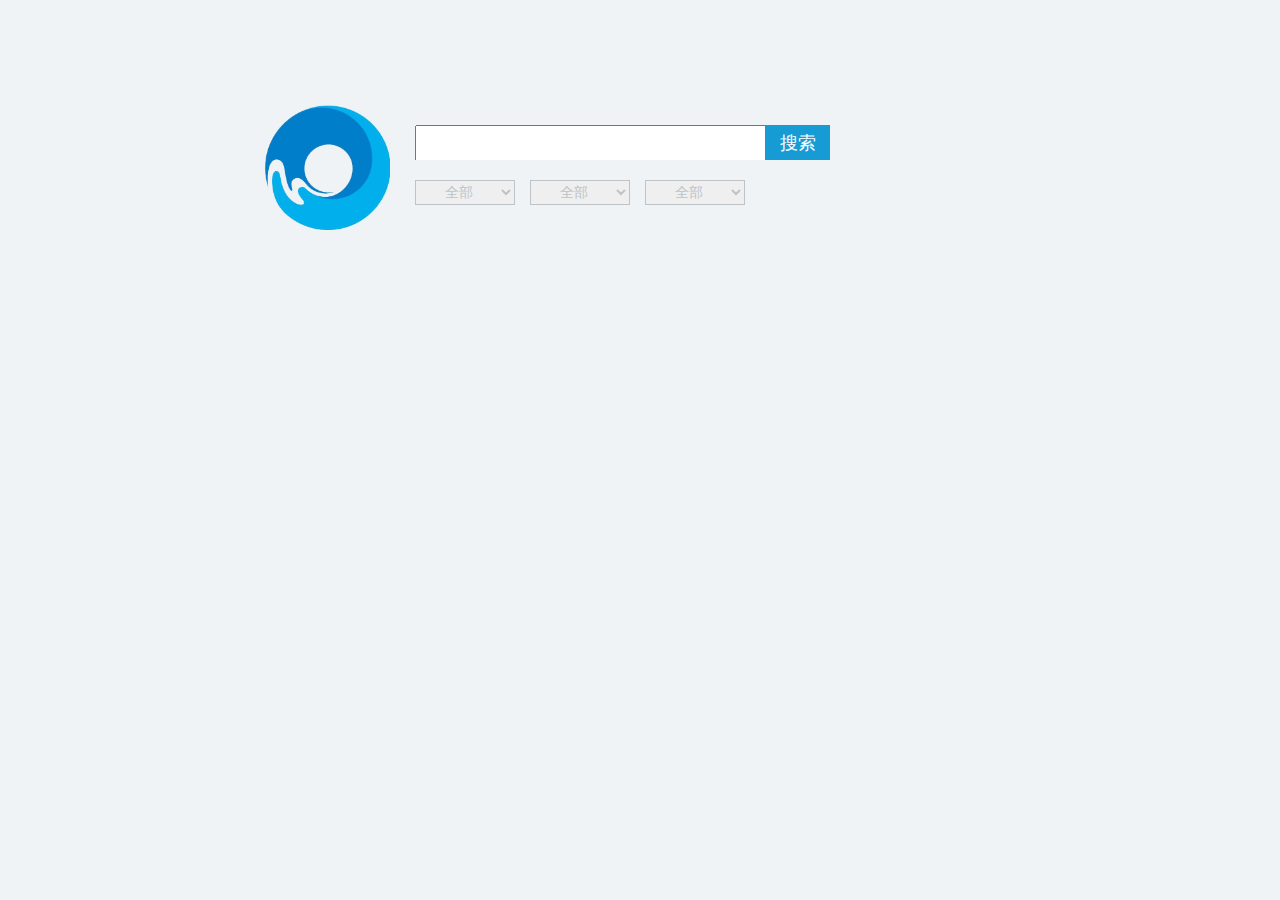
<file: html/index.html>
<!DOCTYPE html>
<html lang="en">
<head>
    <meta charset="UTF-8">
    <title>搜索页面</title>
    <link rel="stylesheet" type="text/css" href="../styles/search.css">
    <link rel="stylesheet" href="../javascripts/layui/css/layui.css">
    <script type="text/javascript" src="../bootstrap-3.3.7-dist/js/jquery.min.js"></script>
    <script type="text/javascript" src="../javascripts/echarts.common.min.js"></script>
    <style>
        #start_end input {
            display: inline;
        }
    </style>
</head>
<body>
<form method="post" >
<div class="container_top">
    <img src="../images/logo.jpg">
    <div id="search_location">
        <input type="text" name="location" style="display: none"/>
        <ul>
            <!--<li><a  href="#" onclick="changeClass(this)">全部</a></li>-->
            <!--<li><a  href="#" onclick="changeClass(this)">结构化数据</a></li>-->
            <!--<li><a  href="#" onclick="changeClass(this)">非结构化数据</a></li>-->
        </ul>
    </div>
        <div id="search">
            <div class="input">
                <input type="text" class="input" name="search_content">
            </div>
            <div class="button">
                <input type="button" value="搜索" class="button">
            </div>
        </div>
    <!--<div id="search_type">-->
        <!--<ul>-->
            <!--<li><input type="checkbox" checked="checked" name="protocol_type" value="全部">全部</li>-->
            <!--<li><input type="checkbox" name="protocol_type" value="DNS">DNS</li>-->
            <!--<li><input type="checkbox" name="protocol_type" value="HTTP">HTTP</li>-->
            <!--<li><input type="checkbox" name="protocol_type" value="邮件">邮件</li>-->
            <!--<li><input type="checkbox" name="protocol_type" value="IP五元组">IP五元组</li>-->
        <!--</ul>-->
    <!--</div>-->
    <div id="node">
        <select name="data_node">
            <option value="all" selected="selected">全部</option>
            <option value="collage_a" >南京大学</option>
            <option value="collage_b">东南大学</option>
            <option value="collage_c">西安电子科技大学</option>
        </select>
    </div>
    <div id="data_container">
        <select name="data_container">
            <option value="cont" selected="selected">全部</option>
            <option value="cont_1">容器1</option>
            <option value="cont_2">容器2</option>
            <option value="cont_3">容器3</option>
        </select>
    </div>
    <div id="time">
        <select id="time_select"  onchange="hideCalendar()" name="search_time">
            <option value="all" selected="selected">全部</option>
            <option value="week" >近一周</option>
            <option value="month">近一月</option>
            <option value="half_year">近半年</option>
            <option value="year">近一年</option>
            <option value="custom">自定义</option>
        </select>
    </div>
    <div id="start_end" style="display: none">
        <input placeholder="开始日期" id="start" class="layui-input" name="start_time">至
        <input placeholder="结束日期" id="end" class="layui-input" name="end_time">
    </div>
</div>
</form>
<!--<div class="bottom">-->
    <!--<ul id="selectType">-->
        <!--<li>数据类型：</li>-->
        <!--<li><a href="#" onclick="changeSelectClass(this)">All</a> </li>-->
        <!--<li><a href="#" onclick="changeSelectClass(this)">HTTP</a></li>-->
        <!--<li><a href="#" onclick="changeSelectClass(this)">DNS</a></li>-->
        <!--<li><a href="#" onclick="changeSelectClass(this)">IP五元组</a></li>-->
        <!--<li><a href="#" onclick="changeSelectClass(this)">邮件</a></li>-->
    <!--</ul>-->
    <!--<div id="show" >-->
        <!--<div id="allInfo" class="info">-->
            <!--<div class="count"></div>-->
            <!--<div class="vis">-->
                <!--<div class="visIp"></div>-->
                <!--<div class="visLoc"></div>-->
            <!--</div>-->
        <!--</div>-->
        <!--<div id="HttpInfo"  class="info">-->
            <!--<div class="count"></div>-->
            <!--<div class="vis">-->
                <!--<div class="visIp"></div>-->
                <!--<div class="visLoc"></div>-->
            <!--</div>-->
        <!--</div>-->
        <!--<div id="DnsInfo" class="info">-->
            <!--<div class="count"></div>-->
            <!--<div class="vis">-->
                <!--<div class="visIp"></div>-->
                <!--<div class="visLoc"></div>-->
            <!--</div>-->
        <!--</div>-->
        <!--<div id="IpInfo" class="info">-->
            <!--<div class="count"></div>-->
            <!--<div class="vis">-->
                <!--<div class="visIp"></div>-->
                <!--<div class="visLoc"></div>-->
            <!--</div>-->
        <!--</div>-->
        <!--<div id="emlInfo" class="info">-->
            <!--<div class="count"></div>-->
            <!--<div class="vis">-->
                <!--<div class="visIp"></div>-->
                <!--<div class="visLoc"></div>-->
            <!--</div>-->
        <!--</div>-->
    <!--</div>-->
<!--</div>-->
<script src="../javascripts/search.js"></script>
<script type="text/javascript" src="../javascripts/layui/layui.js"></script>
<script>
    layui.use('laydate',function () {
        var laydate = layui.laydate;
        var start = {
            choose:function (datas) {
                end.start=datas;
                end.min = datas;
            }
        };
        var end = {
            min:laydate.now(),
            choose:function (datas) {
                start.max=datas;
            }
        };
        document.getElementById("start").onclick=function () {
            start.elem=this;
            laydate(start);
        };
        document.getElementById("end").onclick=function () {
            end.elem=this;
            laydate(end);
        }
    })
</script>
</body>
</html>
</file>
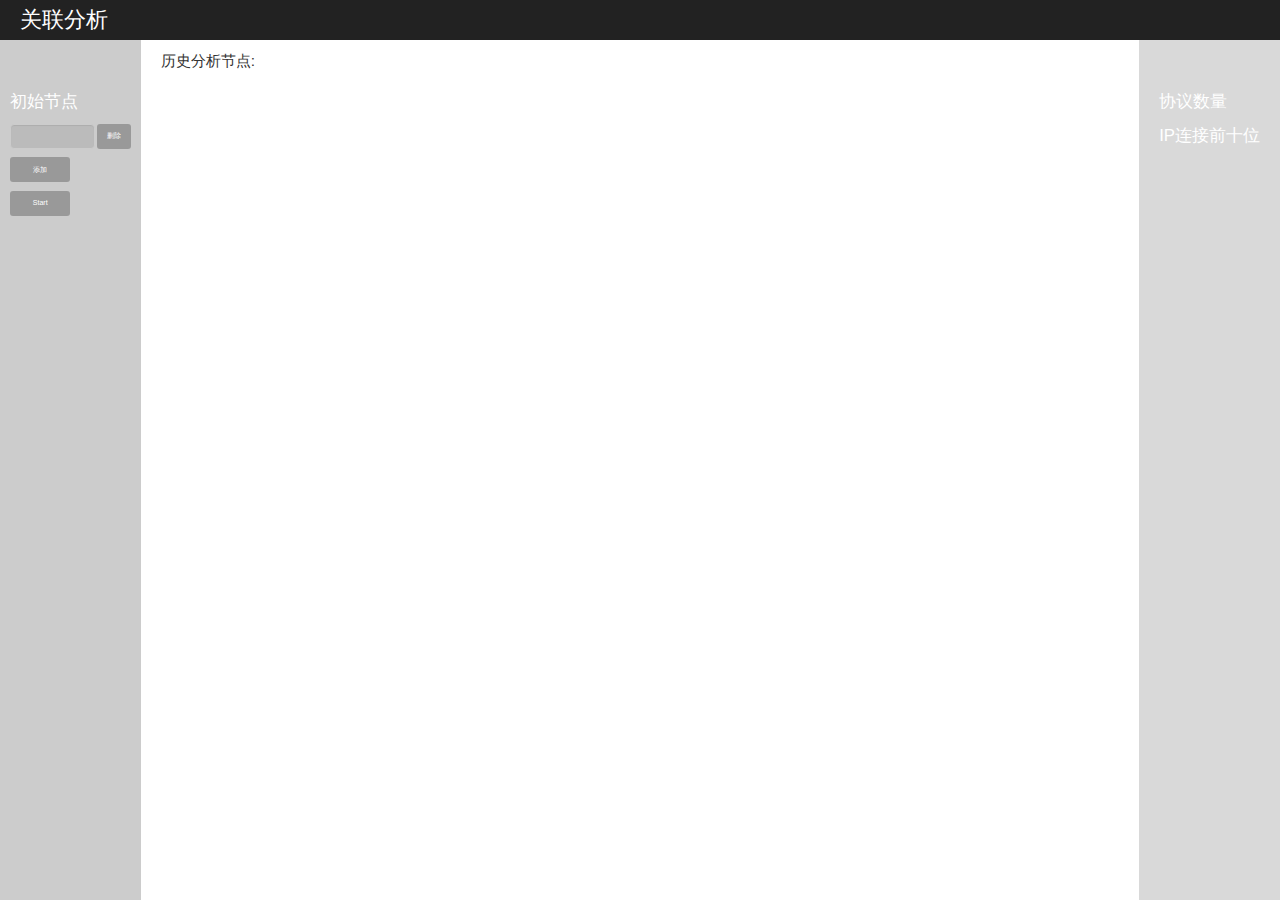
<file: html/correlation.html>
<!DOCTYPE html>
<html lang="en">
<head>
    <meta charset="UTF-8">
    <link rel="stylesheet" href="../bootstrap-3.3.7-dist/css/bootstrap.min.css">
    <script src="../bootstrap-3.3.7-dist/js/jquery.min.js"></script>
    <link rel="stylesheet" href="../styles/correlation.css"/>
    <script src="../javascripts/d3.min.js"></script>
    <!--<script src="../javascripts/line.d3.v3.js"></script>-->
    <title>关联分析</title>
</head>
<body>
<nav class="corHead">
    <a class="aHead">关联分析</a>
</nav>
<div class="main">
    <div class="left">
        <div class="condition">
            <p class="PLeft">初始节点</p>
            <form>
                <input type="text" class="form-control" name="inputFir">
                <input type="button" value="删除" class="btnClear" name="btnClear">
                <input type="button" value="添加" class="btnAppend" name="btnAppend">
                <input type="button" value="Start" class="btnStart" name="btnStart">
            </form>
        </div>
    </div>
    <div class="right">
        <div class="curCondition">
            <span>历史分析节点:</span>
        </div>
        <div class="selectLayout">
            <button name="forceButton">力导图</button>
            <button name="buddleButton">捆图</button>
        </div>
        <div class="VisTitle"></div>
        <div class="corVis"></div>
        <div class="buddleLay"></div>
        <div class="selectCircle"></div>
    </div>
    <div class="statics">
        <div class="staticsContent">
            <p class="Pright">协议数量</p>
            <div class="protocolWeight">
            </div>
            <p class="Pright">IP连接前十位</p>
            <div class="tenContent">
                <ul class="tenContentul">
                </ul>
            </div>
        </div>
    </div>
</div>
<script src="../javascripts/correlation.js"></script>
</body>
</html>
</file>
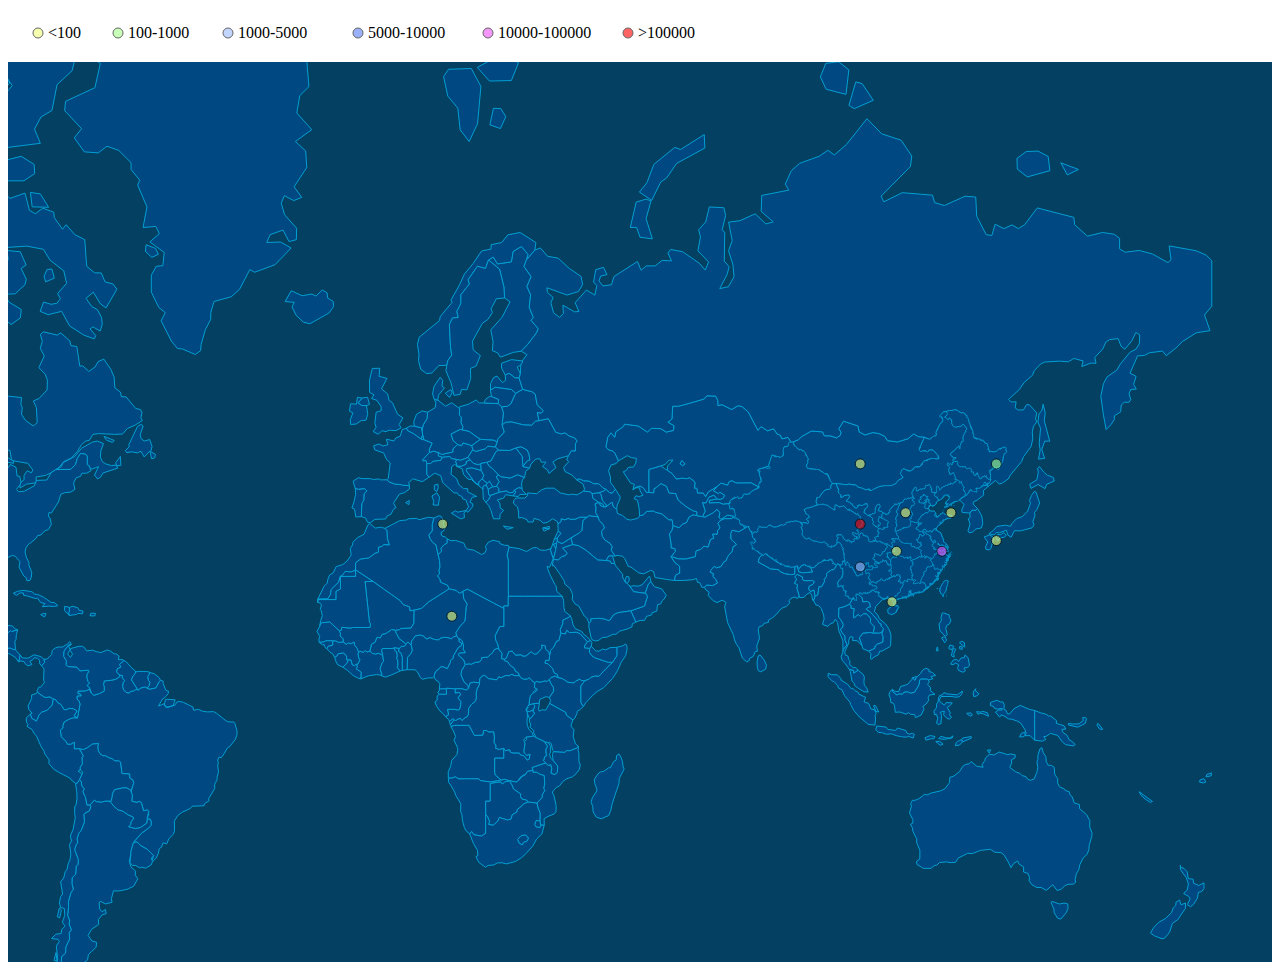
<file: html/worldMap.html>
<!DOCTYPE html>
<html lang="en">
<head>
    <meta charset="UTF-8">
    <link rel="stylesheet" href="../styles/map.css">
    <script src="../javascripts/line.d3.v3.js"></script>
    <script src="../bootstrap-3.3.7-dist/js/jquery.min.js"></script>
    <title>IP分布</title>
</head>
<body>
<div id="mark"></div>
<div class="map"></div>
<script src="../javascripts/map.js"></script>
</body>
</html>
</file>
<file: styles/search.css>
body{
    background-color: #eff3f5;
    background-repeat: no-repeat;
    width: 100%;
    height: 100%;
    margin: 0;
    padding: 0;
    position: absolute;
}
form{
    height: calc(10% + 200px);
}
.container_top{
    width: 750px;
    height: 150px;
    font-family: Arial Verdana Sans-serif;
    overflow: hidden;
    position: absolute;
    left: 50%;
    top: 10%;
    margin: 0px 0 0 -375px;
}
.container_top img{
    width: 125px;
    height: 125px;
    float: left;
    margin:15px 25px 0px 0px ;
}
#search_location{
    overflow: hidden;
}
#search_location ul{
    list-style: none;
    display: block;
    width: 350px;
    height: 35px;
    font-size: 16px;
    padding:0;
    margin: 0;
}
#search_location ul li{
    display:inline-block;
    padding: 5px 30px 5px 0;
}
#search_location ul li a{
    text-decoration: none;
    color: black;
}
#search_location ul li a.loca_link.active{
    color: #169BD5;
}
#search{
    overflow: hidden;
}
.input,.button{
    float: left;
    height: 35px;
    font-size: 18px;
}
.input{
    width: 350px;
}
.button{
    width: 65px;
    color: white;
    background-color: #169BD5;
    border: 0;
}
#node,
#data_container,
#time{
    float: left;
    margin-top: 20px;
}
select{
    height: 25px;
    width: 100px;
    text-align: center;
    color: #bdc3c7;
    border: 1px #bdc3c7 solid;
    margin: 0px 15px 0 0px;
}
#start_end{
    float: left;
    padding: 0;
    margin-top: 20px;
}
#start_end input{
    width: 100px;
    height: 25px;
    margin: 0;
    padding: 0px;
    border: 1px solid #BDC3C7;
}
.bottom{
    height: calc(90% - 200px);
    padding: 0px 40px 0 40px;
    min-height: 500px;
    min-width: 900px;
}
#selectType{
    height: 30px;
    margin-left: 30px;
}
#selectType li{
    margin-right: 15px;
    display: inline-block;
    font-size: 18px;
    color: #777;
}
#selectType li a{
    color: #777;
}
#selectType li a.info_link.active{
    color: #169BD5;
}
#show{
    height: 90%;
    width: 100%;
    min-height: 400px;
    min-width:900px;
}
.info{
    padding: 30px;
    height: 90%;
    width: 100%;
    min-height: 400px;
    min-width: 1100px;
}
.count{
    float: left;
    width:20%;
    height: 100%;
    min-height: 300px;
    min-width: 200px;
    padding: 40px 0 0 60px;
    font-size: 16px;
    box-sizing: border-box;
}
.count div{
    margin-bottom: 10px;
}
.vis{
    float: left;
    width: 75%;
    height: 100%;
    min-height: 300px;
    min-width: 800px;
}
.visIp{
    float: left;
    height: 100%;
    width: 50%;
    min-height: 300px;
    min-width: 400px;
    /*background-color: #01AAED;*/
}
.visLoc{
    float: left;
    height: 100%;
    width: 50%;
    min-height: 300px;
    min-width: 400px;
    /*background-color: #3e8f3e;*/
}
</file>
<file: javascripts/layui/css/layui.css>
/** layui-v1.0.9_rls MIT License By http://www.layui.com */
 .layui-laypage a,a{text-decoration:none}.layui-btn,.layui-inline,img{vertical-align:middle}.layui-btn,.layui-unselect{-webkit-user-select:none;-ms-user-select:none;-moz-user-select:none}.layui-btn,.layui-tree li i,.layui-unselect{-moz-user-select:none}blockquote,body,button,dd,div,dl,dt,form,h1,h2,h3,h4,h5,h6,input,li,ol,p,pre,td,textarea,th,ul{margin:0;padding:0;-webkit-tap-highlight-color:rgba(0,0,0,0)}a:active,a:hover{outline:0}img{display:inline-block;border:none}li{list-style:none}table{border-collapse:collapse;border-spacing:0}h1,h2,h3{font-size:14px;font-weight:400}h4,h5,h6{font-size:100%;font-weight:400}button,input,optgroup,option,select,textarea{font-family:inherit;font-size:inherit;font-style:inherit;font-weight:inherit;outline:0}pre{white-space:pre-wrap;white-space:-moz-pre-wrap;white-space:-pre-wrap;white-space:-o-pre-wrap;word-wrap:break-word}::-webkit-scrollbar{width:10px;height:10px}::-webkit-scrollbar-button:vertical{display:none}::-webkit-scrollbar-corner,::-webkit-scrollbar-track{background-color:#e2e2e2}::-webkit-scrollbar-thumb{border-radius:0;background-color:rgba(0,0,0,.3)}::-webkit-scrollbar-thumb:vertical:hover{background-color:rgba(0,0,0,.35)}::-webkit-scrollbar-thumb:vertical:active{background-color:rgba(0,0,0,.38)}@font-face{font-family:layui-icon;src:url(../font/iconfont.eot?v=1.0.9);src:url(../font/iconfont.eot?v=1.0.9#iefix) format('embedded-opentype'),url(../font/iconfont.svg?v=1.0.9#iconfont) format('svg'),url(../font/iconfont.woff?v=1.0.9) format('woff'),url(../font/iconfont.ttf?v=1.0.9) format('truetype')}.layui-icon{font-family:layui-icon!important;font-size:16px;font-style:normal;-webkit-font-smoothing:antialiased;-moz-osx-font-smoothing:grayscale}body{line-height:24px;font:14px Helvetica Neue,Helvetica,PingFang SC,\5FAE\8F6F\96C5\9ED1,Tahoma,Arial,sans-serif}hr{height:1px;margin:10px 0;border:0;background-color:#e2e2e2;clear:both}a{color:#333}a:hover{color:#777}a cite{font-style:normal;*cursor:pointer}.layui-box,.layui-box *{-webkit-box-sizing:content-box!important;-moz-box-sizing:content-box!important;box-sizing:content-box!important}.layui-border-box,.layui-border-box *{-webkit-box-sizing:border-box!important;-moz-box-sizing:border-box!important;box-sizing:border-box!important}.layui-clear{clear:both;*zoom:1}.layui-clear:after{content:'\20';clear:both;*zoom:1;display:block;height:0}.layui-inline{position:relative;display:inline-block;*display:inline;*zoom:1}.layui-edge{position:absolute;width:0;height:0;border-style:dashed;border-color:transparent;overflow:hidden}.layui-elip{text-overflow:ellipsis;overflow:hidden;white-space:nowrap}.layui-disabled,.layui-disabled:hover{color:#d2d2d2!important;cursor:not-allowed!important}.layui-circle{border-radius:100%}.layui-show{display:block!important}.layui-hide{display:none!important}.layui-main{position:relative;width:1140px;margin:0 auto}.layui-header{position:relative;z-index:1000;height:60px}.layui-header a:hover{transition:all .5s;-webkit-transition:all .5s}.layui-side{position:fixed;top:0;bottom:0;z-index:999;width:200px;overflow-x:hidden}.layui-side-scroll{width:220px;height:100%;overflow-x:hidden}.layui-body{position:absolute;left:200px;right:0;top:0;bottom:0;z-index:998;width:auto;overflow:hidden;overflow-y:auto;-webkit-box-sizing:border-box;-moz-box-sizing:border-box;box-sizing:border-box}.layui-layout-admin .layui-header{background-color:#23262E}.layui-layout-admin .layui-side{top:60px;width:200px;overflow-x:hidden}.layui-layout-admin .layui-body{top:60px;bottom:44px}.layui-layout-admin .layui-main{width:auto;margin:0 15px}.layui-layout-admin .layui-footer{position:fixed;left:200px;right:0;bottom:0;height:44px;background-color:#eee}.layui-btn,.layui-input,.layui-select,.layui-textarea,.layui-upload-button{outline:0;-webkit-transition:border-color .3s cubic-bezier(.65,.05,.35,.5);transition:border-color .3s cubic-bezier(.65,.05,.35,.5);-webkit-box-sizing:border-box!important;-moz-box-sizing:border-box!important;box-sizing:border-box!important}.layui-elem-quote{margin-bottom:10px;padding:15px;line-height:22px;border-left:5px solid #009688;border-radius:0 2px 2px 0;background-color:#f2f2f2}.layui-quote-nm{border-color:#e2e2e2;border-style:solid;border-width:1px 1px 1px 5px;background:0 0}.layui-elem-field{margin-bottom:10px;padding:0;border:1px solid #e2e2e2}.layui-elem-field legend{margin-left:20px;padding:0 10px;font-size:20px;font-weight:300}.layui-field-title{margin:10px 0 20px;border:none;border-top:1px solid #e2e2e2}.layui-field-box{padding:10px 15px}.layui-field-title .layui-field-box{padding:10px 0}.layui-progress{position:relative;height:6px;border-radius:20px;background-color:#e2e2e2}.layui-progress-bar{position:absolute;width:0;max-width:100%;height:6px;border-radius:20px;text-align:right;background-color:#5FB878;transition:all .3s;-webkit-transition:all .3s}.layui-progress-big,.layui-progress-big .layui-progress-bar{height:18px;line-height:18px}.layui-progress-text{position:relative;top:-18px;line-height:18px;font-size:12px;color:#666}.layui-progress-big .layui-progress-text{position:static;padding:0 10px;color:#fff}.layui-collapse{border:1px solid #e2e2e2;border-radius:2px}.layui-colla-item{border-top:1px solid #e2e2e2}.layui-colla-item:first-child{border-top:none}.layui-colla-title{position:relative;height:42px;line-height:42px;padding:0 15px 0 35px;color:#333;background-color:#f2f2f2;cursor:pointer}.layui-colla-content{display:none;padding:10px 15px;line-height:22px;border-top:1px solid #e2e2e2;color:#666}.layui-colla-icon{position:absolute;left:15px;top:0;font-size:14px}.layui-bg-red{background-color:#FF5722}.layui-bg-orange{background-color:#F7B824}.layui-bg-green{background-color:#009688}.layui-bg-cyan{background-color:#2F4056}.layui-bg-blue{background-color:#1E9FFF}.layui-bg-black{background-color:#393D49}.layui-bg-gray{background-color:#eee}.layui-word-aux{font-size:12px;color:#999;padding:0 5px}.layui-btn{display:inline-block;height:38px;line-height:38px;padding:0 18px;background-color:#009688;color:#fff;white-space:nowrap;text-align:center;font-size:14px;border:none;border-radius:2px;cursor:pointer;opacity:.9;filter:alpha(opacity=90)}.layui-btn:hover{opacity:.8;filter:alpha(opacity=80);color:#fff}.layui-btn:active{opacity:1;filter:alpha(opacity=100)}.layui-btn+.layui-btn{margin-left:10px}.layui-btn-radius{border-radius:100px}.layui-btn .layui-icon{font-size:18px;vertical-align:bottom}.layui-btn-primary{border:1px solid #C9C9C9;background-color:#fff;color:#555}.layui-btn-primary:hover{border-color:#009688;color:#333}.layui-btn-normal{background-color:#1E9FFF}.layui-btn-warm{background-color:#F7B824}.layui-btn-danger{background-color:#FF5722}.layui-btn-disabled,.layui-btn-disabled:active,.layui-btn-disabled:hover{border:1px solid #e6e6e6;background-color:#FBFBFB;color:#C9C9C9;cursor:not-allowed;opacity:1}.layui-btn-big{height:44px;line-height:44px;padding:0 25px;font-size:16px}.layui-btn-small{height:30px;line-height:30px;padding:0 10px;font-size:12px}.layui-btn-small i{font-size:16px!important}.layui-btn-mini{height:22px;line-height:22px;padding:0 5px;font-size:12px}.layui-btn-mini i{font-size:14px!important}.layui-btn-group{display:inline-block;vertical-align:middle;font-size:0}.layui-btn-group .layui-btn{margin-left:0!important;margin-right:0!important;border-left:1px solid rgba(255,255,255,.5);border-radius:0}.layui-btn-group .layui-btn-primary{border-left:none}.layui-btn-group .layui-btn-primary:hover{border-color:#C9C9C9;color:#009688}.layui-btn-group .layui-btn:first-child{border-left:none;border-radius:2px 0 0 2px}.layui-btn-group .layui-btn-primary:first-child{border-left:1px solid #c9c9c9}.layui-btn-group .layui-btn:last-child{border-radius:0 2px 2px 0}.layui-btn-group .layui-btn+.layui-btn{margin-left:0}.layui-btn-group+.layui-btn-group{margin-left:10px}.layui-input,.layui-select,.layui-textarea{height:38px;line-height:38px;line-height:36px\9;border:1px solid #e6e6e6;background-color:#fff;border-radius:2px}.layui-form-label,.layui-form-mid,.layui-textarea{line-height:20px;position:relative}.layui-input,.layui-textarea{display:block;width:100%;padding-left:10px}.layui-input:hover,.layui-textarea:hover{border-color:#D2D2D2!important}.layui-input:focus,.layui-textarea:focus{border-color:#C9C9C9!important}.layui-textarea{min-height:100px;height:auto;padding:6px 10px;resize:vertical}.layui-select{padding:0 10px}.layui-form input[type=checkbox],.layui-form input[type=radio],.layui-form select{display:none}.layui-form-item{margin-bottom:15px;clear:both;*zoom:1}.layui-form-item:after{content:'\20';clear:both;*zoom:1;display:block;height:0}.layui-form-label{float:left;display:block;padding:9px 15px;width:80px;font-weight:400;text-align:right}.layui-form-item .layui-inline{margin-bottom:5px;margin-right:10px}.layui-input-block,.layui-input-inline{position:relative}.layui-input-block{margin-left:110px;min-height:36px}.layui-input-inline{display:inline-block;vertical-align:middle}.layui-form-item .layui-input-inline{float:left;width:190px;margin-right:10px}.layui-form-text .layui-input-inline{width:auto}.layui-form-mid{float:left;display:block;padding:8px 0;margin-right:10px}.layui-form-danger+.layui-form-select .layui-input,.layui-form-danger:focus{border:1px solid #FF5722!important}.layui-form-select{position:relative}.layui-form-select .layui-input{padding-right:30px;cursor:pointer}.layui-form-select .layui-edge{position:absolute;right:10px;top:50%;margin-top:-3px;cursor:pointer;border-width:6px;border-top-color:#c2c2c2;border-top-style:solid;transition:all .3s;-webkit-transition:all .3s}.layui-form-select dl{display:none;position:absolute;left:0;top:42px;padding:5px 0;z-index:999;min-width:100%;border:1px solid #d2d2d2;max-height:300px;overflow-y:auto;background-color:#fff;border-radius:2px;box-shadow:0 2px 4px rgba(0,0,0,.12);box-sizing:border-box}.layui-form-select dl dd,.layui-form-select dl dt{padding:0 10px;line-height:36px;white-space:nowrap;overflow:hidden;text-overflow:ellipsis}.layui-form-select dl dt{font-size:12px;color:#999}.layui-form-select dl dd{cursor:pointer}.layui-form-select dl dd:hover{background-color:#f2f2f2}.layui-form-select .layui-select-group dd{padding-left:20px}.layui-form-select dl dd.layui-this{background-color:#5FB878;color:#fff}.layui-form-checkbox,.layui-form-select dl dd.layui-disabled{background-color:#fff}.layui-form-selected dl{display:block}.layui-form-checkbox,.layui-form-checkbox *,.layui-form-radio,.layui-form-radio *,.layui-form-switch{display:inline-block;vertical-align:middle}.layui-form-selected .layui-edge{margin-top:-9px;-webkit-transform:rotate(180deg);transform:rotate(180deg);margin-top:-3px\9}:root .layui-form-selected .layui-edge{margin-top:-9px\0/IE9}.layui-select-none{margin:5px 0;text-align:center;color:#999}.layui-select-disabled .layui-disabled{border-color:#eee!important}.layui-select-disabled .layui-edge{border-top-color:#d2d2d2}.layui-form-checkbox{position:relative;height:30px;line-height:28px;margin-right:10px;padding-right:30px;border:1px solid #d2d2d2;cursor:pointer;font-size:0;border-radius:2px;-webkit-transition:.1s linear;transition:.1s linear;box-sizing:border-box!important}.layui-form-checkbox:hover{border:1px solid #c2c2c2}.layui-form-checkbox span{padding:0 10px;height:100%;font-size:14px;background-color:#d2d2d2;color:#fff;overflow:hidden;white-space:nowrap;text-overflow:ellipsis}.layui-form-checkbox:hover span{background-color:#c2c2c2}.layui-form-checkbox i{position:absolute;right:0;width:30px;color:#fff;font-size:20px;text-align:center}.layui-form-checkbox:hover i{color:#c2c2c2}.layui-form-checked,.layui-form-checked:hover{border-color:#5FB878}.layui-form-checked span,.layui-form-checked:hover span{background-color:#5FB878}.layui-form-checked i,.layui-form-checked:hover i{color:#5FB878}.layui-form-item .layui-form-checkbox{margin-top:4px}.layui-form-checkbox[lay-skin=primary]{height:auto!important;line-height:normal!important;border:none!important;margin-right:0;padding-right:0;background:0 0}.layui-form-checkbox[lay-skin=primary] span{float:right;padding-right:15px;line-height:18px;background:0 0;color:#666}.layui-form-checkbox[lay-skin=primary] i{position:relative;top:0;width:16px;line-height:16px;border:1px solid #d2d2d2;font-size:12px;border-radius:2px;background-color:#fff;-webkit-transition:.1s linear;transition:.1s linear}.layui-form-checkbox[lay-skin=primary]:hover i{border-color:#5FB878;color:#fff}.layui-form-checked[lay-skin=primary] i{border-color:#5FB878;background-color:#5FB878;color:#fff}.layui-checkbox-disbaled[lay-skin=primary] span{background:0 0!important}.layui-checkbox-disbaled[lay-skin=primary]:hover i{border-color:#d2d2d2}.layui-form-item .layui-form-checkbox[lay-skin=primary]{margin-top:10px}.layui-form-switch{position:relative;height:22px;line-height:22px;width:42px;padding:0 5px;margin-top:8px;border:1px solid #d2d2d2;border-radius:20px;cursor:pointer;background-color:#fff;-webkit-transition:.1s linear;transition:.1s linear}.layui-form-switch i{position:absolute;left:5px;top:3px;width:16px;height:16px;border-radius:20px;background-color:#d2d2d2;-webkit-transition:.1s linear;transition:.1s linear}.layui-form-switch em{position:absolute;right:5px;top:0;width:25px;padding:0!important;text-align:center!important;color:#999!important;font-style:normal!important;font-size:12px}.layui-form-onswitch{border-color:#5FB878;background-color:#5FB878}.layui-form-onswitch i{left:32px;background-color:#fff}.layui-form-onswitch em{left:5px;right:auto;color:#fff!important}.layui-checkbox-disbaled{border-color:#e2e2e2!important}.layui-checkbox-disbaled span{background-color:#e2e2e2!important}.layui-checkbox-disbaled:hover i{color:#fff!important}.layui-form-radio{line-height:28px;margin:6px 10px 0 0;padding-right:10px;cursor:pointer;font-size:0}.layui-form-radio i{margin-right:8px;font-size:22px;color:#c2c2c2}.layui-form-radio span{font-size:14px}.layui-form-radio i:hover,.layui-form-radioed i{color:#5FB878}.layui-radio-disbaled i{color:#e2e2e2!important}.layui-form-pane .layui-form-label{width:110px;padding:8px 15px;height:38px;line-height:20px;border:1px solid #e6e6e6;border-radius:2px 0 0 2px;text-align:center;background-color:#FBFBFB;overflow:hidden;white-space:nowrap;text-overflow:ellipsis;-webkit-box-sizing:border-box!important;-moz-box-sizing:border-box!important;box-sizing:border-box!important}.layui-form-pane .layui-input-inline{margin-left:-1px}.layui-form-pane .layui-input-block{margin-left:110px;left:-1px}.layui-form-pane .layui-input{border-radius:0 2px 2px 0}.layui-form-pane .layui-form-text .layui-form-label{float:none;width:100%;border-right:1px solid #e6e6e6;border-radius:2px;-webkit-box-sizing:border-box!important;-moz-box-sizing:border-box!important;box-sizing:border-box!important;text-align:left}.layui-laypage button,.layui-laypage input,.layui-nav{-webkit-box-sizing:border-box!important;-moz-box-sizing:border-box!important}.layui-form-pane .layui-form-text .layui-input-inline{display:block;margin:0;top:-1px;clear:both}.layui-form-pane .layui-form-text .layui-input-block{margin:0;left:0;top:-1px}.layui-form-pane .layui-form-text .layui-textarea{min-height:100px;border-radius:0 0 2px 2px}.layui-form-pane .layui-form-checkbox{margin:4px 0 4px 10px}.layui-form-pane .layui-form-radio,.layui-form-pane .layui-form-switch{margin-top:6px;margin-left:10px}.layui-form-pane .layui-form-item[pane]{position:relative;border:1px solid #e6e6e6}.layui-form-pane .layui-form-item[pane] .layui-form-label{position:absolute;left:0;top:0;height:100%;border-width:0 1px 0 0}.layui-form-pane .layui-form-item[pane] .layui-input-inline{margin-left:110px}.layui-layedit{border:1px solid #d2d2d2;border-radius:2px}.layui-layedit-tool{padding:3px 5px;border-bottom:1px solid #e2e2e2;font-size:0}.layedit-tool-fixed{position:fixed;top:0;border-top:1px solid #e2e2e2}.layui-layedit-tool .layedit-tool-mid,.layui-layedit-tool .layui-icon{display:inline-block;vertical-align:middle;text-align:center;font-size:14px}.layui-layedit-tool .layui-icon{position:relative;width:32px;height:30px;line-height:30px;margin:3px 5px;color:#777;cursor:pointer;border-radius:2px}.layui-layedit-tool .layui-icon:hover{color:#393D49}.layui-layedit-tool .layui-icon:active{color:#000}.layui-layedit-tool .layedit-tool-active{background-color:#e2e2e2;color:#000}.layui-layedit-tool .layui-disabled,.layui-layedit-tool .layui-disabled:hover{color:#d2d2d2;cursor:not-allowed}.layui-layedit-tool .layedit-tool-mid{width:1px;height:18px;margin:0 10px;background-color:#d2d2d2}.layedit-tool-html{width:50px!important;font-size:30px!important}.layedit-tool-b,.layedit-tool-code,.layedit-tool-help{font-size:16px!important}.layedit-tool-d,.layedit-tool-face,.layedit-tool-image,.layedit-tool-unlink{font-size:18px!important}.layedit-tool-image input{position:absolute;font-size:0;left:0;top:0;width:100%;height:100%;opacity:.01;filter:Alpha(opacity=1);cursor:pointer}.layui-layedit-iframe iframe{display:block;width:100%}#LAY_layedit_code{overflow:hidden}.layui-table{width:100%;margin:10px 0;background-color:#fff}.layui-table tr{transition:all .3s;-webkit-transition:all .3s}.layui-table thead tr{background-color:#f2f2f2}.layui-table th{text-align:left}.layui-table td,.layui-table th{padding:9px 15px;min-height:20px;line-height:20px;border:1px solid #e2e2e2;font-size:14px}.layui-table tr:hover,.layui-table[lay-even] tr:nth-child(even){background-color:#f8f8f8}.layui-table[lay-skin=line],.layui-table[lay-skin=row]{border:1px solid #e2e2e2}.layui-table[lay-skin=line] td,.layui-table[lay-skin=line] th{border:none;border-bottom:1px solid #e2e2e2}.layui-table[lay-skin=row] td,.layui-table[lay-skin=row] th{border:none;border-right:1px solid #e2e2e2}.layui-table[lay-skin=nob] td,.layui-table[lay-skin=nob] th{border:none}.layui-upload-button{position:relative;display:inline-block;vertical-align:middle;min-width:60px;height:38px;line-height:38px;border:1px solid #DFDFDF;border-radius:2px;overflow:hidden;background-color:#fff;color:#666}.layui-upload-button:hover{border:1px solid #aaa;color:#333}.layui-upload-button:active{border:1px solid #4CAF50;color:#000}.layui-upload-button input,.layui-upload-file{opacity:.01;filter:Alpha(opacity=1);cursor:pointer}.layui-upload-button input{position:absolute;left:0;top:0;z-index:10;font-size:100px;width:100%;height:100%}.layui-upload-icon{display:block;margin:0 15px;text-align:center}.layui-upload-icon i{margin-right:5px;vertical-align:top;font-size:20px;color:#5FB878}.layui-upload-iframe{position:absolute;width:0;height:0;border:0;visibility:hidden}.layui-upload-enter{border:1px solid #009E94;background-color:#009E94;color:#fff;-webkit-transform:scale(1.1);transform:scale(1.1)}.layui-upload-enter .layui-upload-icon,.layui-upload-enter .layui-upload-icon i{color:#fff}.layui-flow-more{margin:10px 0;text-align:center;color:#999;font-size:14px}.layui-flow-more a{height:32px;line-height:32px}.layui-flow-more a *{display:inline-block;vertical-align:top}.layui-flow-more a cite{padding:0 20px;border-radius:3px;background-color:#eee;color:#333;font-style:normal}.layui-flow-more a cite:hover{opacity:.8}.layui-flow-more a i{font-size:30px;color:#737383}.layui-laypage{display:inline-block;*display:inline;*zoom:1;vertical-align:middle;margin:10px 0;font-size:0}.layui-laypage>:first-child,.layui-laypage>:first-child em{border-radius:2px 0 0 2px}.layui-laypage>:last-child,.layui-laypage>:last-child em{border-radius:0 2px 2px 0}.layui-laypage a,.layui-laypage span{display:inline-block;*display:inline;*zoom:1;vertical-align:middle;padding:0 15px;border:1px solid #e2e2e2;height:28px;line-height:28px;margin:0 -1px 5px 0;background-color:#fff;color:#333;font-size:12px}.layui-laypage em{font-style:normal}.layui-laypage span{color:#999;font-weight:700}.layui-laypage .layui-laypage-curr{position:relative}.layui-laypage .layui-laypage-curr em{position:relative;color:#fff;font-weight:400}.layui-laypage .layui-laypage-curr .layui-laypage-em{position:absolute;left:-1px;top:-1px;padding:1px;width:100%;height:100%;background-color:#009688}.layui-laypage-em{border-radius:2px}.layui-laypage-next em,.layui-laypage-prev em{font-family:Sim sun;font-size:16px}.layui-laypage .layui-laypage-total{height:30px;line-height:30px;margin-left:1px;border:none;font-weight:400}.layui-laypage button,.layui-laypage input{height:30px;line-height:30px;border:1px solid #e2e2e2;border-radius:2px;vertical-align:top;background-color:#fff;box-sizing:border-box!important}.layui-laypage input{width:50px;margin:0 5px;text-align:center}.layui-laypage button{margin-left:5px;padding:0 15px;cursor:pointer}.layui-code{position:relative;margin:10px 0;padding:15px;line-height:20px;border:1px solid #ddd;border-left-width:6px;background-color:#F2F2F2;color:#333;font-family:Courier New;font-size:12px}.layui-tree{line-height:26px}.layui-tree li{text-overflow:ellipsis;overflow:hidden;white-space:nowrap}.layui-tree li .layui-tree-spread,.layui-tree li a{display:inline-block;vertical-align:top;height:26px;*display:inline;*zoom:1;cursor:pointer}.layui-tree li a{font-size:0}.layui-tree li a i{font-size:16px}.layui-tree li a cite{padding:0 6px;font-size:14px;font-style:normal}.layui-tree li i{padding-left:6px;color:#333}.layui-tree li .layui-tree-check{font-size:13px}.layui-tree li .layui-tree-check:hover{color:#009E94}.layui-tree li ul{display:none;margin-left:20px}.layui-tree li .layui-tree-enter{line-height:24px;border:1px dotted #000}.layui-tree-drag{display:none;position:absolute;left:-666px;top:-666px;background-color:#f2f2f2;padding:5px 10px;border:1px dotted #000;white-space:nowrap}.layui-tree-drag i{padding-right:5px}.layui-nav{position:relative;padding:0 20px;background-color:#393D49;color:#c2c2c2;border-radius:2px;font-size:0;box-sizing:border-box!important}.layui-nav *{font-size:14px}.layui-nav .layui-nav-item{position:relative;display:inline-block;*display:inline;*zoom:1;vertical-align:middle;line-height:60px}.layui-nav .layui-nav-item a{display:block;padding:0 20px;color:#c2c2c2;transition:all .3s;-webkit-transition:all .3s}.layui-nav .layui-this:after,.layui-nav-bar,.layui-nav-tree .layui-nav-itemed:after{position:absolute;left:0;top:0;width:0;height:5px;background-color:#5FB878;transition:all .2s;-webkit-transition:all .2s}.layui-nav-bar{z-index:1000}.layui-nav .layui-nav-item a:hover,.layui-nav .layui-this a{color:#fff}.layui-nav .layui-this:after{content:'';top:auto;bottom:0;width:100%}.layui-nav .layui-nav-more{content:'';width:0;height:0;border-style:solid dashed dashed;border-color:#c2c2c2 transparent transparent;overflow:hidden;cursor:pointer;transition:all .2s;-webkit-transition:all .2s;position:absolute;top:28px;right:3px;border-width:6px}.layui-nav .layui-nav-mored,.layui-nav-itemed .layui-nav-more{top:22px;border-style:dashed dashed solid;border-color:transparent transparent #c2c2c2}.layui-nav-child{display:none;position:absolute;left:0;top:65px;min-width:100%;line-height:36px;padding:5px 0;box-shadow:0 2px 4px rgba(0,0,0,.12);border:1px solid #d2d2d2;background-color:#fff;z-index:100;border-radius:2px;white-space:nowrap}.layui-nav .layui-nav-child a{color:#333}.layui-nav .layui-nav-child a:hover{background-color:#f2f2f2;color:#333}.layui-nav-child dd{position:relative}.layui-nav-child dd.layui-this{background-color:#5FB878;color:#fff}.layui-nav-child dd.layui-this a{color:#fff}.layui-nav-child dd.layui-this:after{display:none}.layui-nav-tree{width:200px;padding:0}.layui-nav-tree .layui-nav-item{display:block;width:100%;line-height:45px}.layui-nav-tree .layui-nav-item a{height:45px;text-overflow:ellipsis;overflow:hidden;white-space:nowrap}.layui-nav-tree .layui-nav-item a:hover{background-color:#4E5465}.layui-nav-tree .layui-nav-child dd.layui-this,.layui-nav-tree .layui-this,.layui-nav-tree .layui-this>a,.layui-nav-tree .layui-this>a:hover{background-color:#009688;color:#fff}.layui-nav-tree .layui-this:after{display:none}.layui-nav-itemed>a,.layui-nav-tree .layui-nav-title a,.layui-nav-tree .layui-nav-title a:hover{background-color:#2B2E37!important;color:#fff!important}.layui-nav-tree .layui-nav-bar{width:5px;height:0;background-color:#009688}.layui-nav-tree .layui-nav-child{position:relative;z-index:0;top:0;border:none;box-shadow:none}.layui-nav-tree .layui-nav-child a{height:40px;line-height:40px;color:#c2c2c2}.layui-nav-tree .layui-nav-child,.layui-nav-tree .layui-nav-child a:hover{background:0 0;color:#fff}.layui-nav-tree .layui-nav-more{top:20px;right:10px}.layui-nav-itemed .layui-nav-more{top:14px}.layui-nav-itemed .layui-nav-child{display:block;padding:0}.layui-nav-side{position:fixed;top:0;bottom:0;left:0;overflow-x:hidden;z-index:999}.layui-breadcrumb{visibility:hidden;font-size:0}.layui-breadcrumb a{padding-right:8px;line-height:22px;font-size:14px;color:#333!important}.layui-breadcrumb a:hover{color:#01AAED!important}.layui-breadcrumb a cite,.layui-breadcrumb a span{color:#666;cursor:text;font-style:normal}.layui-breadcrumb a span{padding-left:8px;font-family:Sim sun}.layui-tab{margin:10px 0;text-align:left!important}.layui-fixbar li,.layui-tab-bar,.layui-tab-title li,.layui-util-face ul li{cursor:pointer;text-align:center}.layui-tab[overflow]>.layui-tab-title{overflow:hidden}.layui-tab-title{position:relative;left:0;height:40px;white-space:nowrap;font-size:0;border-bottom:1px solid #e2e2e2;transition:all .2s;-webkit-transition:all .2s}.layui-tab-title li{display:inline-block;*display:inline;*zoom:1;vertical-align:middle;font-size:14px;transition:all .2s;-webkit-transition:all .2s;position:relative;line-height:40px;min-width:65px;padding:0 10px}.layui-tab-title li a{display:block}.layui-tab-title .layui-this{color:#000}.layui-tab-title .layui-this:after{position:absolute;left:0;top:0;content:'';width:100%;height:41px;border:1px solid #e2e2e2;border-bottom-color:#fff;border-radius:2px 2px 0 0;-webkit-box-sizing:border-box!important;-moz-box-sizing:border-box!important;box-sizing:border-box!important;pointer-events:none}.layui-tab-bar{position:absolute;right:0;top:0;z-index:10;width:30px;height:39px;line-height:39px;border:1px solid #e2e2e2;border-radius:2px;background-color:#fff}.layui-tab-bar .layui-icon{position:relative;display:inline-block;top:3px;transition:all .3s;-webkit-transition:all .3s}.layui-tab-item,.layui-util-face .layui-layer-TipsG{display:none}.layui-tab-more{padding-right:30px;height:auto;white-space:normal}.layui-tab-more li.layui-this:after{border-bottom-color:#e2e2e2;border-radius:2px}.layui-tab-more .layui-tab-bar .layui-icon{top:-2px;top:3px\9;-webkit-transform:rotate(180deg);transform:rotate(180deg)}:root .layui-tab-more .layui-tab-bar .layui-icon{top:-2px\0/IE9}.layui-tab-content{padding:10px}.layui-tab-title li .layui-tab-close{position:relative;margin-left:8px;top:1px;color:#c2c2c2;transition:all .2s;-webkit-transition:all .2s}.layui-tab-title li .layui-tab-close:hover{border-radius:2px;background-color:#FF5722;color:#fff}.layui-tab-brief>.layui-tab-title .layui-this{color:#009688}.layui-tab-brief>.layui-tab-more li.layui-this:after,.layui-tab-brief>.layui-tab-title .layui-this:after{border:none;border-radius:0;border-bottom:3px solid #5FB878}.layui-tab-brief[overflow]>.layui-tab-title .layui-this:after{top:-1px}.layui-tab-card{border:1px solid #e2e2e2;border-radius:2px;box-shadow:0 2px 5px 0 rgba(0,0,0,.1)}.layui-tab-card>.layui-tab-title{background-color:#f2f2f2}.layui-tab-card>.layui-tab-title li{margin-right:-1px;margin-left:-1px}.layui-tab-card>.layui-tab-title .layui-this{background-color:#fff}.layui-tab-card>.layui-tab-title .layui-this:after{border-top:none;border-width:1px;border-bottom-color:#fff}.layui-tab-card>.layui-tab-title .layui-tab-bar{height:40px;line-height:40px;border-radius:0;border-top:none;border-right:none}.layui-tab-card>.layui-tab-more .layui-this{background:0 0;color:#5FB878}.layui-tab-card>.layui-tab-more .layui-this:after{border:none}.layui-fixbar{position:fixed;right:15px;bottom:15px;z-index:9999}.layui-fixbar li{width:50px;height:50px;line-height:50px;margin-bottom:1px;font-size:30px;background-color:#9F9F9F;color:#fff;border-radius:2px;opacity:.95}.layui-fixbar li:hover{opacity:.85}.layui-fixbar li:active{opacity:1}.layui-fixbar .layui-fixbar-top{display:none;font-size:40px}body .layui-util-face{border:none;background:0 0}body .layui-util-face .layui-layer-content{padding:0;background-color:#fff;color:#666;box-shadow:none}.layui-util-face ul{position:relative;width:372px;padding:10px;border:1px solid #D9D9D9;background-color:#fff;box-shadow:0 0 20px rgba(0,0,0,.2)}.layui-util-face ul li{float:left;border:1px solid #e8e8e8;height:22px;width:26px;overflow:hidden;margin:-1px 0 0 -1px;padding:4px 2px}.layui-util-face ul li:hover{position:relative;z-index:2;border:1px solid #eb7350;background:#fff9ec}.layui-anim{-webkit-animation-duration:.3s;animation-duration:.3s;-webkit-animation-fill-mode:both;animation-fill-mode:both}.layui-anim-loop{-webkit-animation-iteration-count:infinite;animation-iteration-count:infinite}@-webkit-keyframes layui-rotate{from{-webkit-transform:rotate(0)}to{-webkit-transform:rotate(360deg)}}@keyframes layui-rotate{from{transform:rotate(0)}to{transform:rotate(360deg)}}.layui-anim-rotate{-webkit-animation-name:layui-rotate;animation-name:layui-rotate;-webkit-animation-duration:1s;animation-duration:1s;-webkit-animation-timing-function:linear;animation-timing-function:linear}@-webkit-keyframes layui-up{from{-webkit-transform:translate3d(0,100%,0);opacity:.3}to{-webkit-transform:translate3d(0,0,0);opacity:1}}@keyframes layui-up{from{transform:translate3d(0,100%,0);opacity:.3}to{transform:translate3d(0,0,0);opacity:1}}.layui-anim-up{-webkit-animation-name:layui-up;animation-name:layui-up}@-webkit-keyframes layui-upbit{from{-webkit-transform:translate3d(0,30px,0);opacity:.3}to{-webkit-transform:translate3d(0,0,0);opacity:1}}@keyframes layui-upbit{from{transform:translate3d(0,30px,0);opacity:.3}to{transform:translate3d(0,0,0);opacity:1}}.layui-anim-upbit{-webkit-animation-name:layui-upbit;animation-name:layui-upbit}@-webkit-keyframes layui-scale{0%{opacity:.3;-webkit-transform:scale(.5)}100%{opacity:1;-webkit-transform:scale(1)}}@keyframes layui-scale{0%{opacity:.3;-ms-transform:scale(.5);transform:scale(.5)}100%{opacity:1;-ms-transform:scale(1);transform:scale(1)}}.layui-anim-scale{-webkit-animation-name:layui-scale;animation-name:layui-scale}@-webkit-keyframes layui-scale-spring{0%{opacity:.5;-webkit-transform:scale(.5)}80%{opacity:.8;-webkit-transform:scale(1.1)}100%{opacity:1;-webkit-transform:scale(1)}}@keyframes layui-scale-spring{0%{opacity:.5;-ms-transform:scale(.5);transform:scale(.5)}80%{opacity:.8;-ms-transform:scale(1.1);transform:scale(1.1)}100%{opacity:1;-ms-transform:scale(1);transform:scale(1)}}.layui-anim-scaleSpring{-webkit-animation-name:layui-scale-spring;animation-name:layui-scale-spring}@media screen and (max-width:450px){.layui-form-item .layui-form-label{text-overflow:ellipsis;overflow:hidden;white-space:nowrap}.layui-form-item .layui-inline{display:block;margin-right:0;margin-bottom:20px;clear:both}.layui-form-item .layui-inline:after{content:'\20';clear:both;display:block;height:0}.layui-form-item .layui-input-inline{display:block;float:none;left:-3px;width:auto;margin:0 0 10px 112px}.layui-form-item .layui-input-inline+.layui-form-mid{margin-left:110px;top:-5px;padding:0}.layui-form-item .layui-form-checkbox{margin-right:5px;margin-bottom:5px}}
</file>
<file: styles/correlation.css>
@import "correlationLay.css";
@import "correlationVis.css";
</file>
<file: styles/map.css>
html,body{
    height: 100%;
}
div.map{
    width: 100%;
    height: 100%;
    background-color: #044061;
}
.tooltip{
    position:absolute;
    padding:5px;
    width:120px;
    height:auto;
    font-family:simsun;
    font-size:14px;
    color:black;
    background-color: rgb(255,255,255);
    border-width: 2px solid rgb(255,255,255);
    border-radius:5px;
}

.tooltip:after{
    content: '';
    position:absolute;
    bottom:100%;
    left:20%;
    margin-left: -8px;
    width:0;
    height:0;
    border-bottom:12px solid rgb(255,255,255);
    border-right:12px solid transparent;
    border-left:12px solid transparent;
}
/*标注*/
.titleCircle{
    stroke: black;
    stroke-width: 1px;
    opacity: 0.6;
    r:5px;
}
.circle{
    stroke: black;
    stroke-width: 1px;
    opacity: 0.6;
}

.overlay {
    fill: none;
    pointer-events: all;
}
</file>
